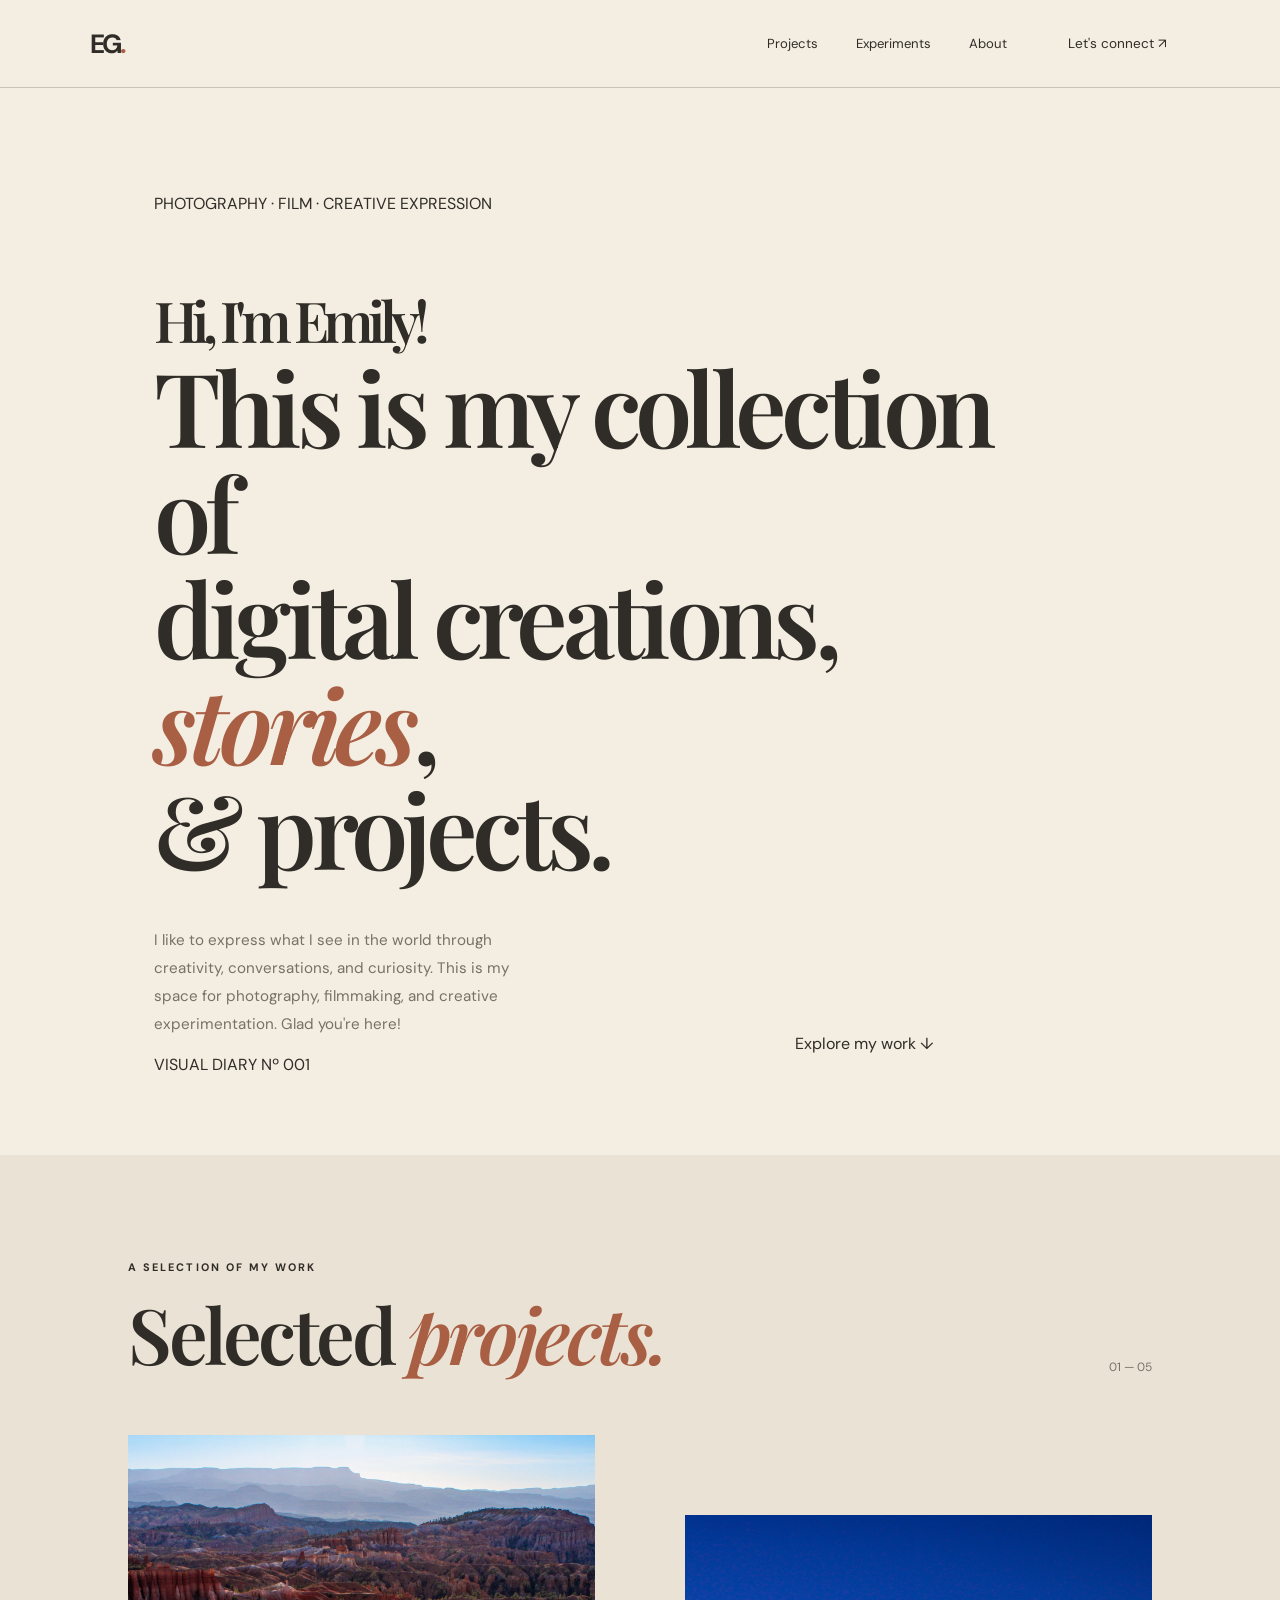
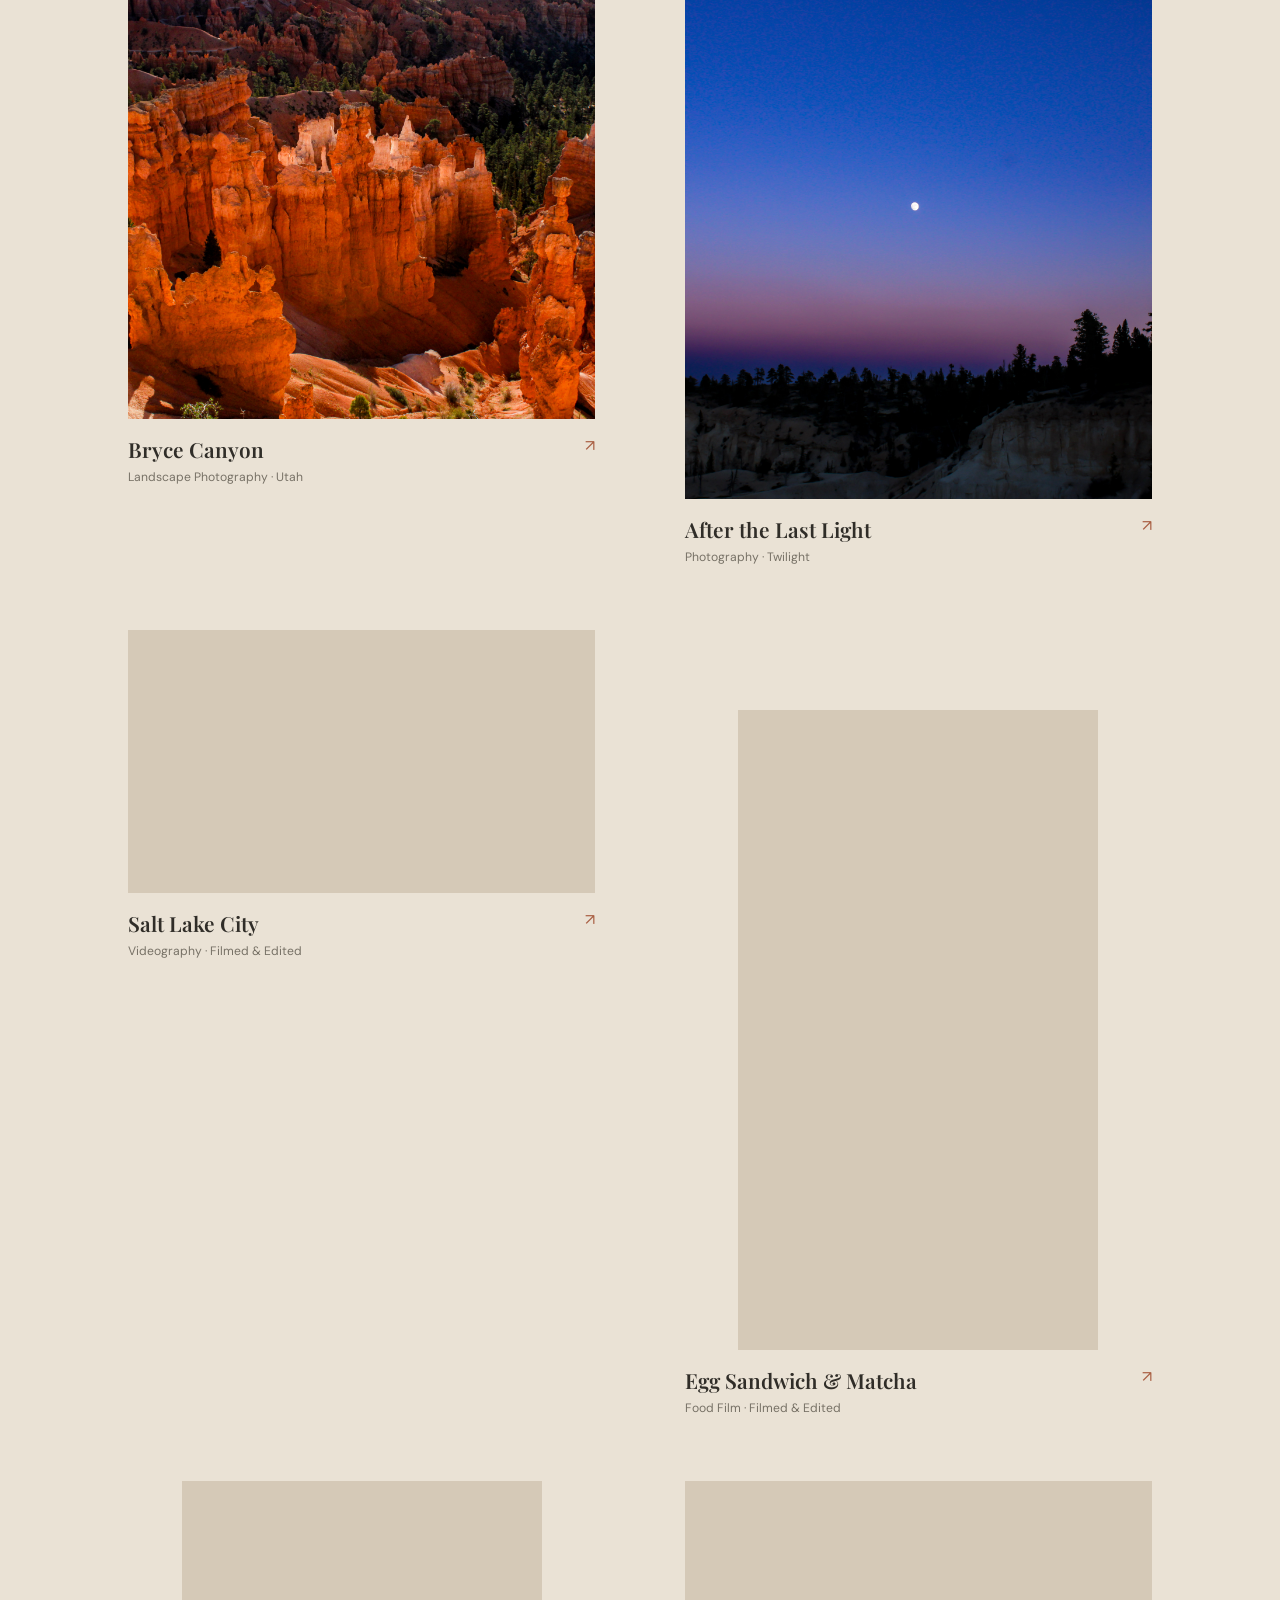
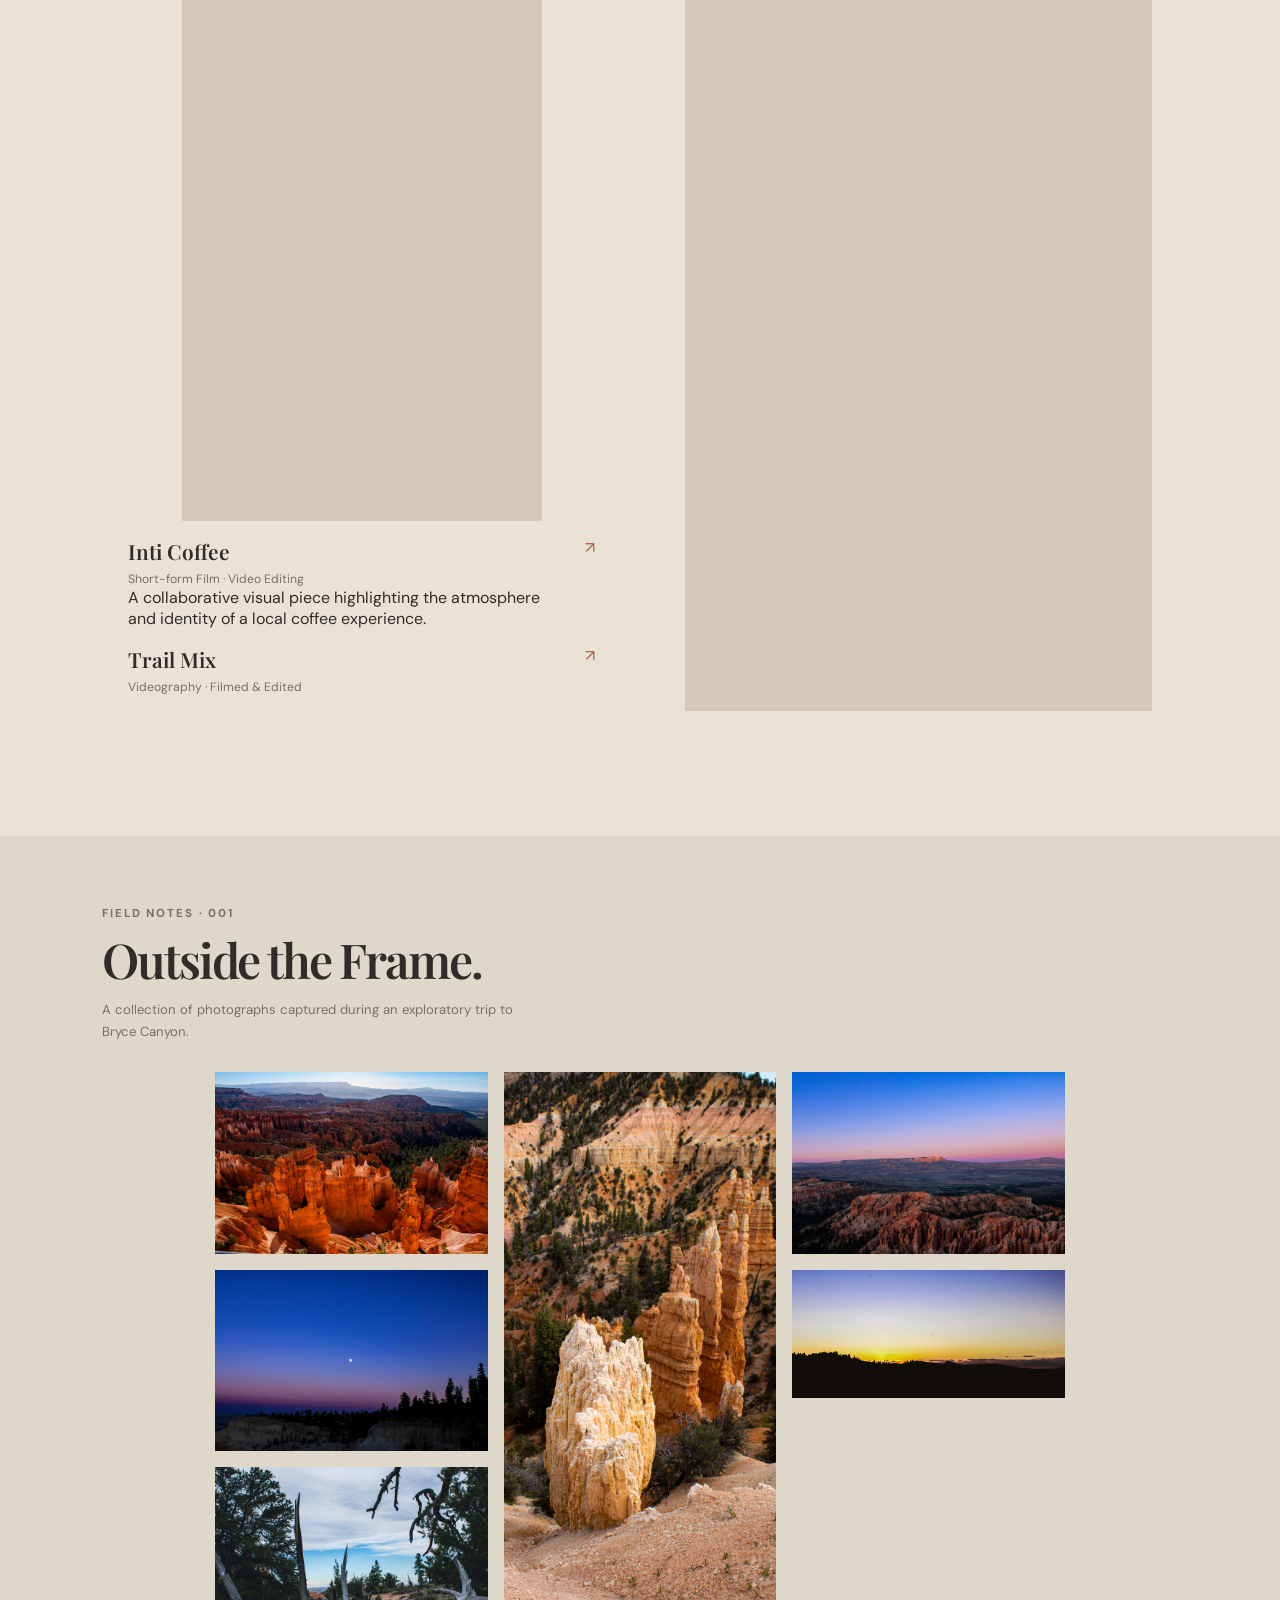
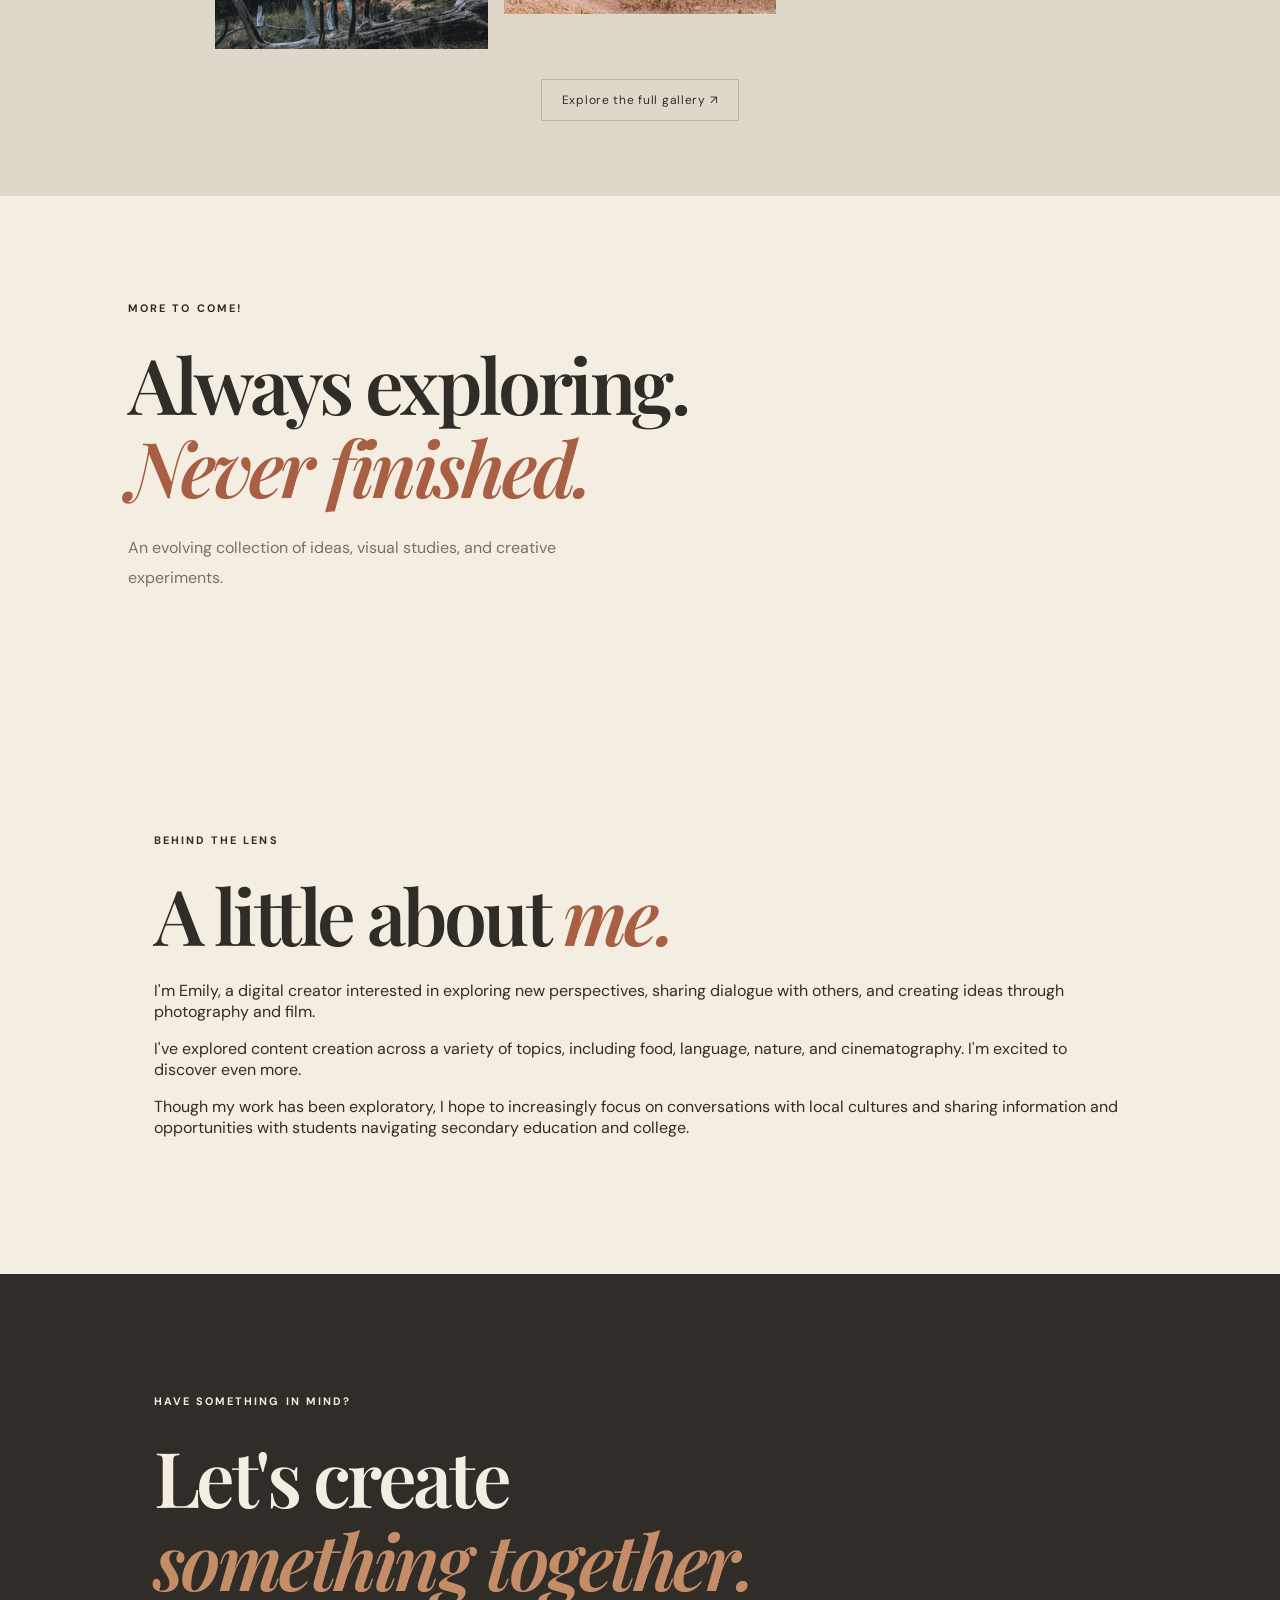
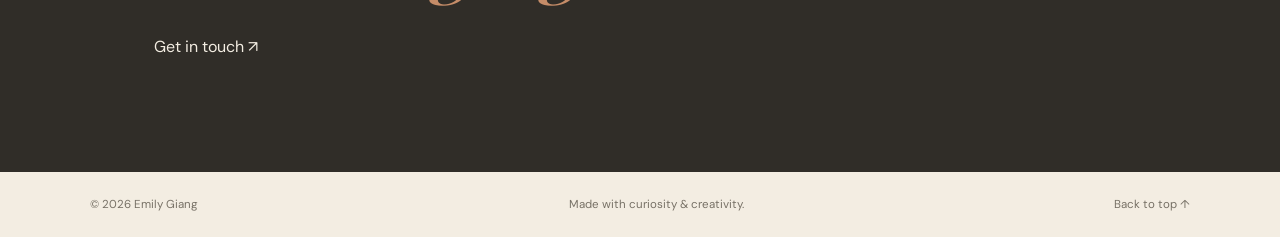
<file: index.html>
<!DOCTYPE html>
<html lang="en">
<head>
  <meta charset="UTF-8">
  <meta name="viewport" content="width=device-width, initial-scale=1.0">

  <title>Emily Giang | Visual Portfolio</title>

  <meta name="description" content="Photography, videography, and creative experiments by Emily Giang.">

  <link rel="stylesheet" href="style.css">
  <script src="script.js" defer></script>

  <link rel="preconnect" href="https://fonts.googleapis.com">
  <link rel="preconnect" href="https://fonts.gstatic.com" crossorigin>
  <link href="https://fonts.googleapis.com/css2?family=DM+Sans:wght@400;500;600;700&family=Playfair+Display:ital,wght@0,600;0,700;1,600;1,700&display=swap" rel="stylesheet">
</head>

<body>

  <!-- NAVIGATION -->
  <header class="navbar">
    <a href="#" class="logo">EG<span>.</span></a>

    <nav>
      <a href="#projects">Projects</a>
      <a href="#experiments">Experiments</a>
      <a href="#about">About</a>
      <a href="#contact" class="contact-link">Let's connect ↗</a>
    </nav>
  </header>

  <main>

    <!-- HERO SECTION -->
    <section class="hero">
      <div class="hero-label">PHOTOGRAPHY · FILM · CREATIVE EXPRESSION</div>

  <h1>
  <span class="hero-intro">Hi, I'm Emily!</span><br>
  This is my collection of<br>
  digital creations, <em>stories</em>,<br>
  &amp; projects.
</h1>

<div class="hero-bottom">
  <p>
    I like to express what I see in the world through creativity,
    conversations, and curiosity. This is my space for photography,
    filmmaking, and creative experimentation. Glad you're here!
  </p>

        <a href="#projects" class="explore-link">
          Explore my work ↓
        </a>
      </div>

      <div class="hero-decoration">VISUAL DIARY Nº 001</div>
    </section>


    <!-- PROJECTS SECTION -->
    <section class="projects-section" id="projects">

      <div class="section-heading">
        <div>
          <span class="eyebrow">A SELECTION OF MY WORK</span>
          <h2>Selected <em>projects.</em></h2>
        </div>

        <span class="project-count">01 — 05</span>
      </div>

      <div class="project-grid">

        <!-- PROJECT 1: BRYCE CANYON -->
        <div class="project-card project-one">
          <div class="image-placeholder placeholder-one">
            <img src="images/bryce-canyon.jpg" alt="Landscape photography of Bryce Canyon">
          </div>
          <div class="project-info">
            <div>
              <h3>Bryce Canyon</h3>
              <p>Landscape Photography · Utah</p>
            </div>
            <span class="project-arrow">↗</span>
          </div>
        </div>

        <!-- PROJECT 2: AFTER THE LAST LIGHT -->
        <div class="project-card project-two">
          <div class="image-placeholder placeholder-two">
            <img src="images/after-the-last-light.jpg" alt="Moon above pine trees at twilight">
          </div>
          <div class="project-info">
            <div>
              <h3>After the Last Light</h3>
              <p>Photography · Twilight</p>
            </div>
            <span class="project-arrow">↗</span>
          </div>
        </div>

        <!-- PROJECT 3: SALT LAKE CITY -->
        <div class="project-card project-three">
          <div class="video-container">
            <div style="padding:56.43% 0 0 0;position:relative;">
              <iframe
                src="https://player.vimeo.com/video/1250134944?autopause=0&amp;player_id=0&amp;app_id=58479"
                frameborder="0"
                allow="autoplay; fullscreen; picture-in-picture; clipboard-write; encrypted-media; web-share"
                referrerpolicy="strict-origin-when-cross-origin"
                style="position:absolute;top:0;left:0;width:100%;height:100%;"
                title="Spider-Man">
              </iframe>
            </div>
          </div>
          <div class="project-info">
            <div>
              <h3>Salt Lake City</h3>
              <p>Videography · Filmed &amp; Edited</p>
            </div>
            <span class="project-arrow">↗</span>
          </div>
        </div>

        <!-- PROJECT 4: RECIPE IN MOTION -->
        
<!-- PROJECT 4: RECIPE IN MOTION -->
<div class="project-card project-four">
  <div class="video-container">
    <div style="padding:177.78% 0 0 0;position:relative;">
      <iframe
        src="https://player.vimeo.com/video/1250138249?autopause=0&amp;player_id=0&amp;app_id=58479"
        frameborder="0"
        allow="autoplay; fullscreen; picture-in-picture; clipboard-write; encrypted-media; web-share"
        referrerpolicy="strict-origin-when-cross-origin"
        style="position:absolute;top:0;left:0;width:100%;height:100%;"
        title="Egg Sandwich &amp; Matcha">
      </iframe>
    </div>
    <script src="https://player.vimeo.com/api/player.js"></script>
  </div>
  <div class="project-info">
    <div>
      <h3>Egg Sandwich & Matcha</h3>
      <p>Food Film · Filmed &amp; Edited</p>
    </div>
    <span class="project-arrow">↗</span>
  </div>
</div>
       
<!-- PROJECT 5: INTI COFFEE -->
<div class="project-card project-five">
  <div class="video-container">
    <div style="padding:177.78% 0 0 0;position:relative;">
      <iframe
        src="https://player.vimeo.com/video/1250133380?autopause=0&amp;player_id=0&amp;app_id=58479"
        frameborder="0"
        allow="autoplay; fullscreen; picture-in-picture; clipboard-write; encrypted-media; web-share"
        referrerpolicy="strict-origin-when-cross-origin"
        style="position:absolute;top:0;left:0;width:100%;height:100%;"
        title="Inti Coffee">
      </iframe>
    </div>
  </div>
  <div class="project-info">
    <div>
      <h3>Inti Coffee</h3>
      <p>Short-form Film · Video Editing</p>
      </p>
      A collaborative visual piece highlighting the atmosphere and identity of a local coffee experience.
      </p>
    </div>
    <span class="project-arrow">↗</span>
      </div>
<!-- PROJECT 6 -->
  <div class="project-info">
    <div>
      <h3>Trail Mix</h3>
      <p>Videography · Filmed &amp; Edited</p>
    </div>
    <span class="project-arrow">↗</span>
  </div>
</div>

  <div class="video-container">
    <div style="padding:177.78% 0 0 0;position:relative;">
      <iframe
        src="https://player.vimeo.com/video/1250138251?autopause=0&amp;player_id=0&amp;app_id=58479"
        frameborder="0"
        allow="autoplay; fullscreen; picture-in-picture; clipboard-write; encrypted-media; web-share"
        referrerpolicy="strict-origin-when-cross-origin"
        style="position:absolute;top:0;left:0;width:100%;height:100%;"
        title="New portfolio video">
      </iframe>
    </div>
  </div>

</div>
      <!-- END PROJECT GRID -->

    </section>
    <!-- END PROJECTS SECTION -->


    <!-- NATURE PHOTOGRAPHY GALLERY -->
<!-- NATURE GALLERY PREVIEW -->
<section class="nature-gallery" id="nature">

  <div class="nature-heading">
    <span class="eyebrow">FIELD NOTES · 001</span>
    <h2>Outside the Frame.</h2>
    <p>
  A collection of photographs captured during an exploratory trip to Bryce Canyon.
    </p>
  </div>

  <div class="nature-preview-grid">

    <!-- PHOTO 1 -->
    <div class="nature-preview-item">
      <img src="images/bryce-canyon.jpg"
           alt="Natural rock formations at Bryce Canyon">
    </div>

    <!-- PHOTO 2 -->
    <div class="nature-preview-item">
      <img src="images/after-the-last-light.jpg"
           alt="Moon above pine trees at twilight">
    </div>

    <!-- PHOTO 3 -->
<div class="nature-preview-item">
  <img src="images/antler-tree.jpg" alt="Tree branches">
</div>

<div class="nature-preview-item">
  <img src="images/leading-lines.jpg" alt="Leading lines in nature">
</div>
    <div class="nature-preview-item">
  <img src="images/fairy-sunset.jpg" alt="Sunset colors across the landscape">
</div>
 <div class="nature-preview-item">
  <img src="images/horizon.jpg" alt="Landscape along the horizon">
</div>

  </div>

  <div class="nature-gallery-link">
    <a href="nature.html" class="gallery-button">
      Explore the full gallery ↗
    </a>
  </div>

</section>
<!-- END NATURE GALLERY PREVIEW -->


    <!-- EXPERIMENTAL SECTION -->
    <section class="experiments-section" id="experiments">
      <span class="eyebrow">MORE TO COME!</span>
      <h2>Always exploring.<br><em>Never finished.</em></h2>
      <p>
        An evolving collection of ideas, visual studies,
        and creative experiments.
      </p>
    </section>

    <!-- ABOUT SECTION -->
    <section class="about-section" id="about">
      <span class="eyebrow">BEHIND THE LENS</span>
      <h2>A little about <em>me.</em></h2>
      <p>
  I'm Emily, a digital creator interested in exploring new perspectives,
  sharing dialogue with others, and creating ideas through photography and film.
</p>

<p>
  I've explored content creation across a variety of topics, including food,
  language, nature, and cinematography. I'm excited to discover even more.
</p>

<p>
  Though my work has been exploratory, I hope to increasingly focus on
  conversations with local cultures and sharing information and opportunities
  with students navigating secondary education and college.
</p>
      </p>
    </section>

    <!-- CONTACT SECTION -->
    <section class="contact-section" id="contact">
      <span class="eyebrow">HAVE SOMETHING IN MIND?</span>
      <h2>Let's create<br><em>something together.</em></h2>
      <a href="mailto:emilygiang4@gmail.com" class="emilygiang4@gmail.com">
        Get in touch ↗
      </a>
    </section>

  </main>

  <footer>
    <span>© <span id="year"></span> Emily Giang</span>
    <span>Made with curiosity & creativity.</span>
    <a href="#">Back to top ↑</a>
  </footer>

</body>
</html>
</file>
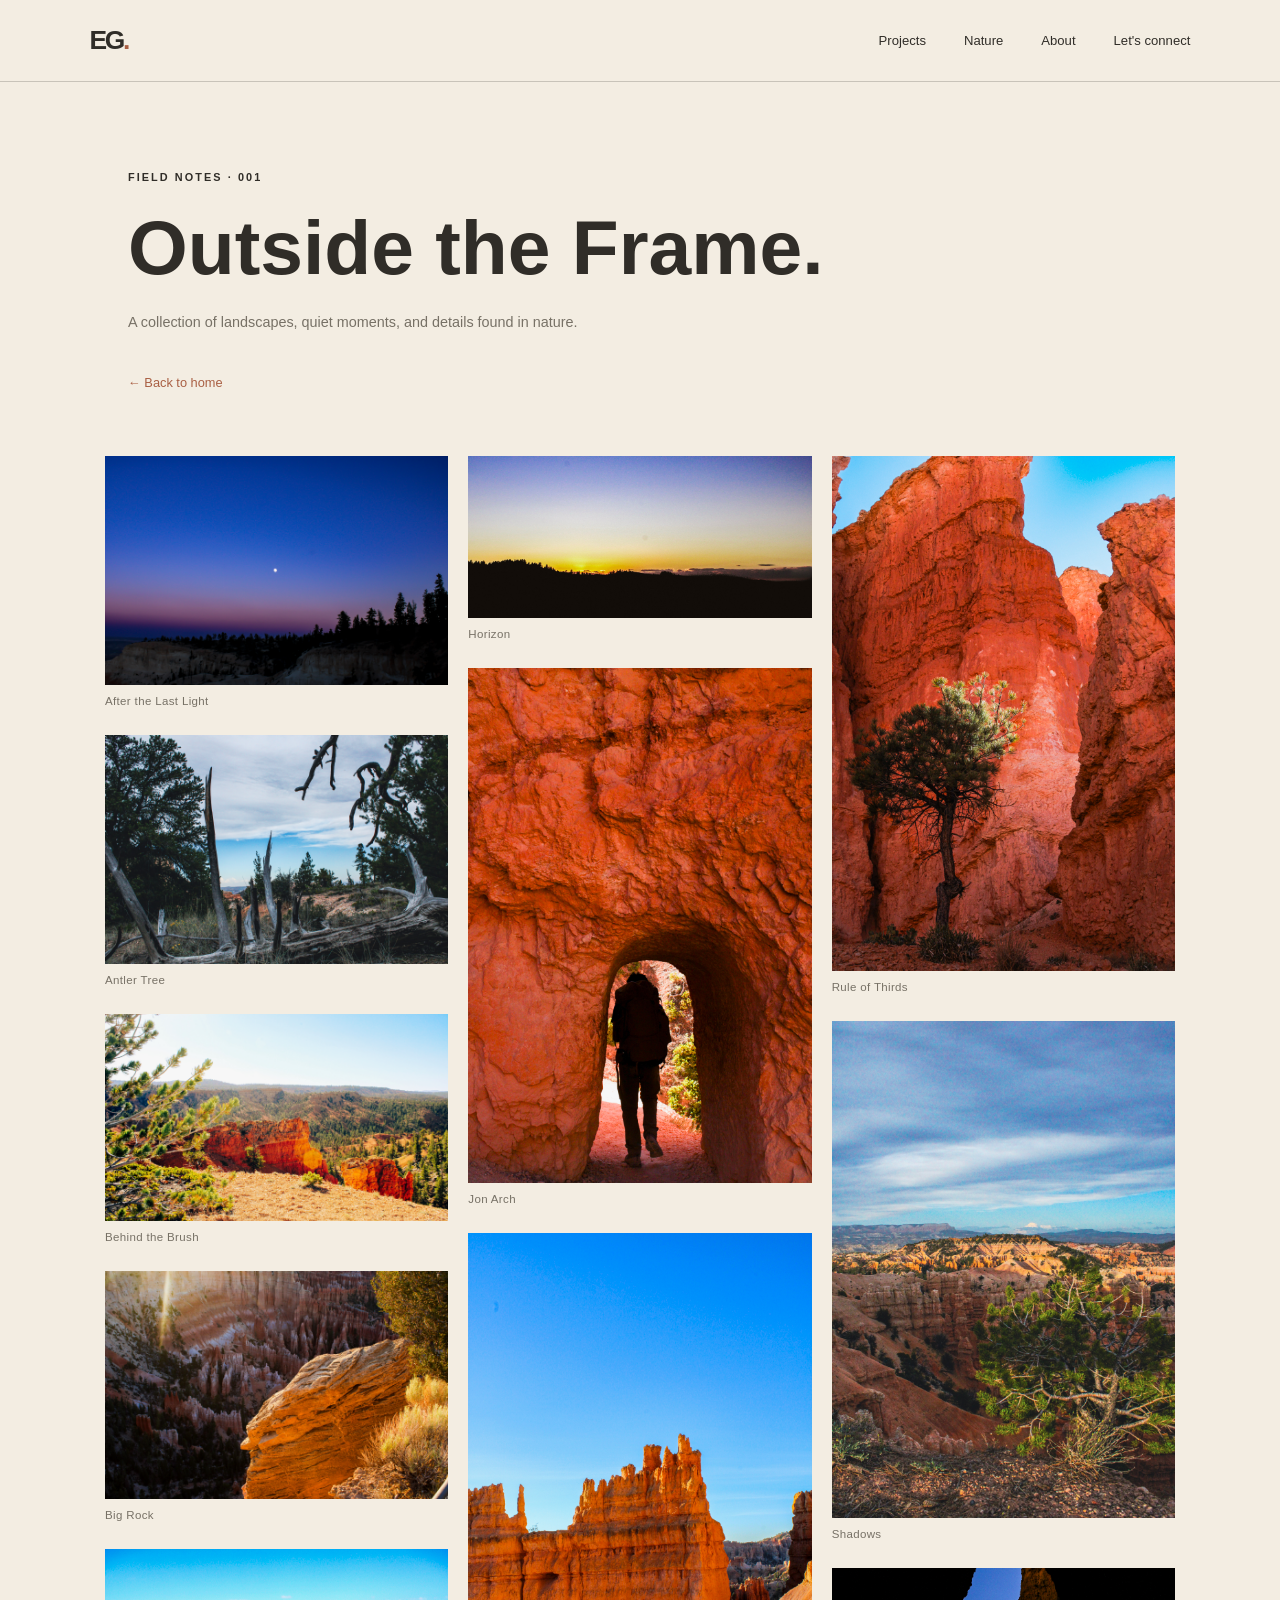
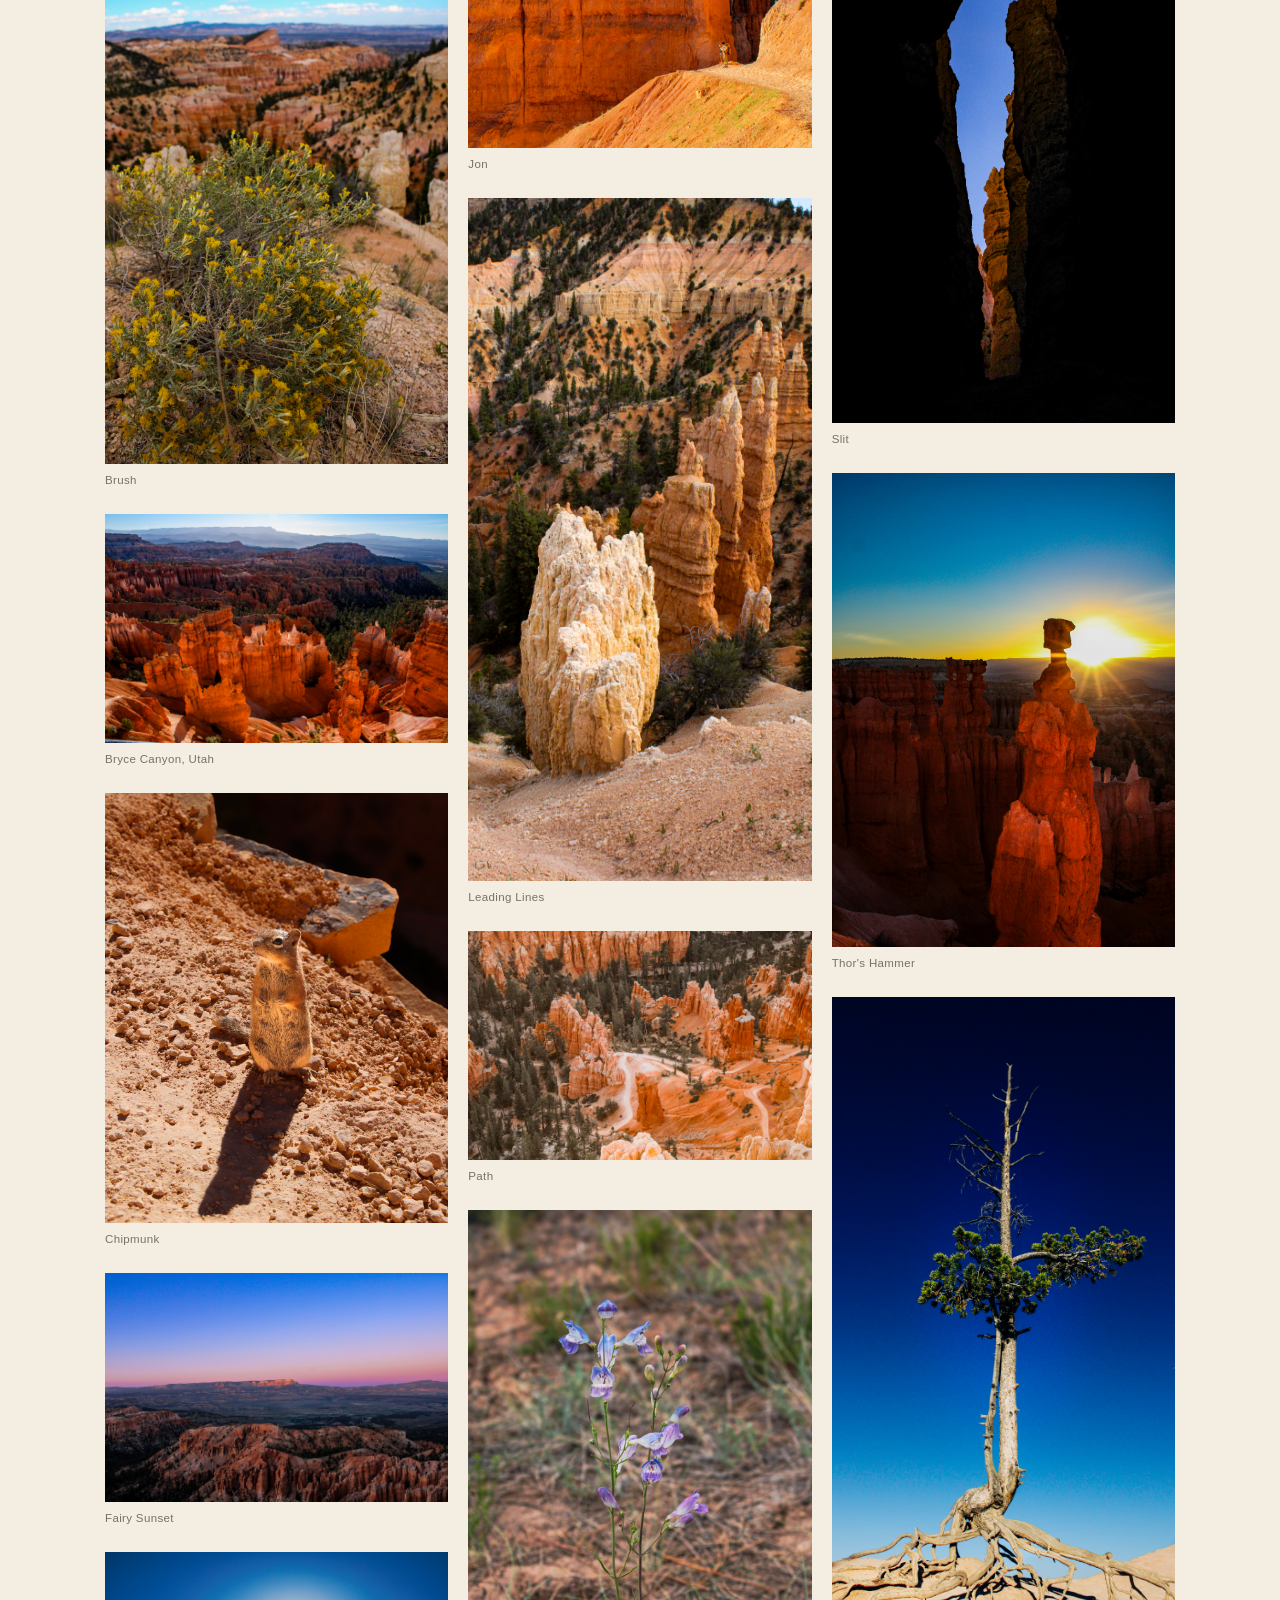
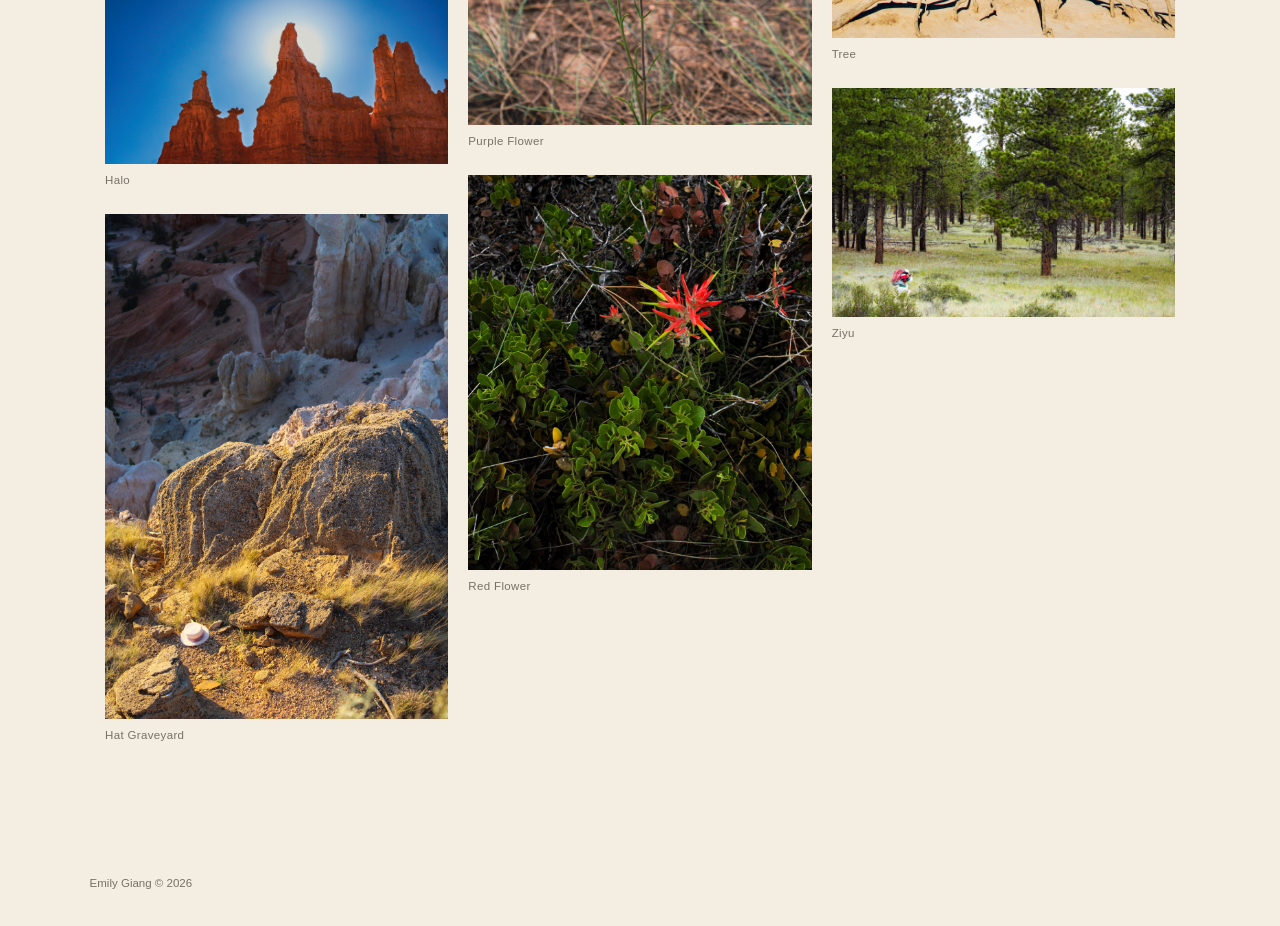
<file: nature.html>
<!DOCTYPE html>
<html lang="en">
<head>
  <meta charset="UTF-8">
  <meta name="viewport" content="width=device-width, initial-scale=1.0">
  <title>Nature | Emily Giang</title>

  <!-- Connect to the existing stylesheet -->
  <link rel="stylesheet" href="style.css">
</head>

<body>

  <!-- NAVIGATION -->
  <header class="navbar">
    <a href="index.html" class="logo">EG<span>.</span></a>

    <nav>
      <a href="index.html#projects">Projects</a>
      <a href="index.html#nature">Nature</a>
      <a href="index.html#about">About</a>
      <a href="index.html#contact">Let's connect</a>
    </nav>
  </header>

  <!-- GALLERY INTRO -->
  <section class="nature-page-intro">

    <span class="eyebrow">FIELD NOTES · 001</span>

    <h1>Outside the Frame.</h1>

    <p>
      A collection of landscapes, quiet moments,
      and details found in nature.
    </p>

    <a href="index.html" class="gallery-back-link">
      ← Back to home
    </a>

  </section>

  <!-- FULL NATURE GALLERY -->
  <section class="nature-full-gallery">

   <div class="nature-full-grid">

  <div class="nature-full-item">
    <img src="images/after-the-last-light.jpg" alt="Moon above pine trees at twilight">
    <p class="photo-location">After the Last Light</p>
  </div>

  <div class="nature-full-item">
    <img src="images/antler-tree.jpg" alt="Nature photograph of a tree">
    <p class="photo-location">Antler Tree</p>
  </div>

  <div class="nature-full-item">
    <img src="images/behind-brush.jpg" alt="Nature photograph">
    <p class="photo-location">Behind the Brush</p>
  </div>

  <div class="nature-full-item">
    <img src="images/big-rock.jpg" alt="Large rock formation">
    <p class="photo-location">Big Rock</p>
  </div>

  <div class="nature-full-item">
    <img src="images/brush.jpg" alt="Nature photograph">
    <p class="photo-location">Brush</p>
  </div>

  <div class="nature-full-item">
    <img src="images/bryce-canyon.jpg" alt="Natural rock formations at Bryce Canyon">
    <p class="photo-location">Bryce Canyon, Utah</p>
  </div>

  <div class="nature-full-item">
    <img src="images/chipmunk.jpg" alt="Chipmunk in nature">
    <p class="photo-location">Chipmunk</p>
  </div>

  <div class="nature-full-item">
    <img src="images/fairy-sunset.jpg" alt="Sunset in nature">
    <p class="photo-location">Fairy Sunset</p>
  </div>

  <div class="nature-full-item">
    <img src="images/halo.jpg" alt="Nature photograph">
    <p class="photo-location">Halo</p>
  </div>

  <div class="nature-full-item">
    <img src="images/hat-graveyard.jpg" alt="Nature photograph">
    <p class="photo-location">Hat Graveyard</p>
  </div>

  <div class="nature-full-item">
    <img src="images/horizon.jpg" alt="Landscape along the horizon">
    <p class="photo-location">Horizon</p>
  </div>

  <div class="nature-full-item">
    <img src="images/jon-arch.jpg" alt="Nature photograph">
    <p class="photo-location">Jon Arch</p>
  </div>

  <div class="nature-full-item">
    <img src="images/jon.jpg" alt="Nature photograph">
    <p class="photo-location">Jon</p>
  </div>

  <div class="nature-full-item">
    <img src="images/leading-lines.jpg" alt="Landscape photograph featuring leading lines">
    <p class="photo-location">Leading Lines</p>
  </div>

  <div class="nature-full-item">
    <img src="images/path.jpg" alt="Path through nature">
    <p class="photo-location">Path</p>
  </div>

  <div class="nature-full-item">
    <img src="images/purple-flower.jpg" alt="Purple flower">
    <p class="photo-location">Purple Flower</p>
  </div>

  <div class="nature-full-item">
    <img src="images/red-flower.jpg" alt="Red flower">
    <p class="photo-location">Red Flower</p>
  </div>

  <div class="nature-full-item">
    <img src="images/rule-of-thirds.jpg" alt="Nature photograph composed using the rule of thirds">
    <p class="photo-location">Rule of Thirds</p>
  </div>

  <div class="nature-full-item">
    <img src="images/shadows.jpg" alt="Nature photograph featuring shadows">
    <p class="photo-location">Shadows</p>
  </div>

  <div class="nature-full-item">
    <img src="images/slit.jpg" alt="Nature photograph">
    <p class="photo-location">Slit</p>
  </div>

  <div class="nature-full-item">
    <img src="images/thors-hammer.jpg" alt="Thor's Hammer rock formation">
    <p class="photo-location">Thor's Hammer</p>
  </div>

  <div class="nature-full-item">
    <img src="images/tree.jpg" alt="Tree in nature">
    <p class="photo-location">Tree</p>
  </div>

  <div class="nature-full-item">
    <img src="images/ziyu.jpg" alt="Nature photograph">
    <p class="photo-location">Ziyu</p>
  </div>

</div>

  </section>

  <!-- FOOTER -->
  <footer>
    <p>Emily Giang © 2026</p>
  </footer>

</body>
</html>
</file>
<file: style.css>
/* Emily Giang â€” earthy editorial portfolio */
:root {
  --paper: #F3EDE2;
  --ink: #302D28;
  --muted: #777166;
  --terracotta: #A95F43;
  --clay: #C58C68;
  --olive: #747C60;
  --sage: #D6D8C8;
  --line: rgba(48,45,40,.22);
  --serif: "Playfair Display", Georgia, serif;
  --sans: "DM Sans", Arial, sans-serif;
}
* { box-sizing: border-box; }
html { scroll-behavior: smooth; }
body { margin: 0; background: var(--paper); color: var(--ink); font-family: var(--sans); }
a { color: inherit; text-decoration: none; }
button { font: inherit; }
.site-header { min-height: 82px; padding: 20px 7vw; display:flex; align-items:center; justify-content:space-between; border-bottom:1px solid var(--line); }
.wordmark { font-weight:700; font-size:1.65rem; letter-spacing:-.09em; }
.wordmark span { color:var(--terracotta); font-size:.65rem; vertical-align:top; margin-left:4px; letter-spacing:0; }
.site-header nav { display:flex; align-items:center; gap:clamp(14px,3vw,38px); font-size:.82rem; }
.site-header nav a:hover, footer a:hover { color:var(--terracotta); }
.nav-contact { border:1px solid var(--ink); border-radius:99px; padding:10px 16px; }
.hero { position:relative; min-height:610px; padding:105px 12vw 80px; overflow:hidden; }
.eyebrow { font-size:.68rem; font-weight:700; letter-spacing:.19em; }
.hero h1 { font:600 clamp(3.3rem,8vw,7.5rem)/1.03 var(--serif); letter-spacing:-.055em; margin:34px 0 30px; max-width:900px; }
.hero h1 em, h2 em { color:var(--terracotta); font-weight:600; }
.hero-bottom { display:flex; justify-content:space-between; align-items:flex-end; gap:30px; max-width:780px; }
.hero-bottom p { max-width:390px; color:var(--muted); line-height:1.85; font-size:.95rem; }
.text-link { border-bottom:1px solid var(--ink); padding-bottom:7px; font-size:.85rem; font-weight:600; white-space:nowrap; }
.text-link span { color:var(--terracotta); margin-left:8px; }
.hero-note { position:absolute; right:7vw; top:145px; writing-mode:vertical-rl; font-size:.6rem; letter-spacing:.2em; color:var(--muted); }
.hero-stamp { position:absolute; right:13vw; bottom:75px; width:72px; height:72px; border:1px solid var(--terracotta); color:var(--terracotta); border-radius:50%; display:grid; place-content:center; text-align:center; line-height:1.05; font:600 1rem var(--serif); transform:rotate(12deg); }
.work-section { padding:100px 10vw 125px; background:#EAE2D5; }
.section-intro { display:flex; align-items:flex-end; justify-content:space-between; gap:30px; margin-bottom:85px; }
h2 { font:600 clamp(2.8rem,6vw,5rem)/1.08 var(--serif); letter-spacing:-.045em; margin:16px 0 0; }
.intro-note { color:var(--muted); line-height:1.7; font-size:.85rem; }
.category-block { margin-top:35px; }
.category-heading { display:flex; align-items:baseline; justify-content:space-between; gap:20px; border-bottom:1px solid var(--line); padding-bottom:15px; margin-bottom:36px; }
.category-heading h3 { font:600 1.45rem var(--serif); margin:0; }
.category-heading p { font-size:.78rem; color:var(--muted); }
.photo-grid { display:grid; grid-template-columns:1.05fr .95fr; gap:7vw; align-items:start; }
.photo-card-tall { margin-top:75px; }
.photo-card-wide { margin-top:0; }
.image-button { position:relative; display:block; width:100%; padding:0; border:0; background:transparent; cursor:zoom-in; overflow:hidden; text-align:left; }
.image-button img { display:block; width:100%; height:100%; object-fit:cover; transition:transform .6s cubic-bezier(.2,.7,.2,1); }
.photo-card-tall .image-button { aspect-ratio:4/5; }
.photo-card-wide .image-button { aspect-ratio:5/4; }
.image-button:hover img { transform:scale(1.035); }
.view-mark { position:absolute; right:14px; bottom:14px; padding:9px 12px; background:var(--paper); color:var(--ink); border-radius:99px; font-size:.7rem; opacity:0; transform:translateY(5px); transition:.25s; }
.image-button:hover .view-mark, .image-button:focus-visible .view-mark { opacity:1; transform:translateY(0); }
.card-meta { display:flex; justify-content:space-between; gap:20px; align-items:flex-start; padding-top:16px; }
.card-meta h4 { font:600 1.3rem var(--serif); margin:0 0 6px; }
.card-meta p { margin:0; color:var(--muted); font-size:.76rem; }
.index { color:var(--terracotta); font-size:.72rem; letter-spacing:.12em; }
.film-block { margin-top:130px; }
.film-grid { display:grid; grid-template-columns:1.25fr .75fr; gap:7vw; align-items:start; }
.film-card-portrait { margin-top:100px; }
.film-card-int { margin-top:42px; }
.inti-poster { max-height:540px; }
.video-poster { position:relative; aspect-ratio:16/9; overflow:hidden; background:#D5C9B7; }
.video-poster img { width:100%; height:100%; object-fit:cover; display:block; }
.portrait-poster { aspect-ratio:9/16; max-height:540px; }
.format-tag { position:absolute; left:14px; bottom:14px; background:var(--paper); padding:8px 11px; border-radius:99px; font-size:.62rem; letter-spacing:.08em; }
.video-note { color:var(--muted); font-size:.74rem; line-height:1.6; margin-top:13px; }
.about-section { padding:120px 12vw; }
.about-section h2 { margin:24px 0; }
.about-copy { max-width:610px; color:var(--muted); line-height:1.9; font-size:1rem; }
.contact-section { background:var(--ink); color:var(--paper); padding:115px 12vw; }
.contact-section h2 { margin:25px 0 35px; }
.contact-section h2 em { color:var(--clay); }
.contact-link { display:inline-block; border:1px solid var(--paper); border-radius:99px; padding:14px 22px; font-size:.85rem; }
.contact-link:hover { background:var(--paper); color:var(--ink); }
.email-reminder { color:#bcb4a8; font-size:.7rem; margin-top:20px; }
footer { display:flex; justify-content:space-between; gap:20px; padding:25px 7vw; font-size:.72rem; color:var(--muted); }
.lightbox { width:min(92vw,1100px); max-width:none; max-height:92vh; padding:22px; border:0; background:var(--paper); color:var(--ink); }
.lightbox::backdrop { background:rgba(24,22,20,.88); }
.lightbox img { display:block; max-width:100%; max-height:76vh; margin:auto; object-fit:contain; }
.lightbox p { margin:12px 0 0; font-size:.8rem; }
.lightbox-close { position:absolute; top:8px; right:12px; border:0; background:transparent; font-size:2rem; cursor:pointer; }
@media (max-width:700px) {
  .site-header { padding:18px 6vw; align-items:flex-start; }
  .site-header nav { justify-content:flex-end; flex-wrap:wrap; gap:12px 16px; font-size:.72rem; }
  .nav-contact { padding:7px 11px; }
  .hero { min-height:0; padding:85px 7vw 85px; }
  .hero h1 { letter-spacing:-.04em; }
  .hero-note, .hero-stamp { display:none; }
  .hero-bottom, .section-intro, .category-heading { align-items:flex-start; flex-direction:column; }
  .work-section { padding:80px 7vw; }
  .section-intro { margin-bottom:55px; }
  .photo-grid, .film-grid { grid-template-columns:1fr; gap:48px; }
  .photo-card-tall, .film-card-portrait, .film-card-int { margin-top:0; }
  .photo-card-tall .image-button { aspect-ratio:4/3; }
  .photo-card-wide .image-button { aspect-ratio:4/3; }
  .film-block { margin-top:90px; }
  .portrait-poster { max-height:620px; }
  .about-section, .contact-section { padding:85px 7vw; }
  footer { flex-direction:column; padding:25px 7vw; }
}

/* ===== CURRENT PORTFOLIO HTML FIX ===== */

/* Navigation */
.navbar {
  min-height: 82px;
  padding: 20px 7vw;
  display: flex;
  align-items: center;
  justify-content: space-between;
  border-bottom: 1px solid var(--line);
}

.logo {
  font-weight: 700;
  font-size: 1.65rem;
  letter-spacing: -.09em;
}

.logo span {
  color: var(--terracotta);
}

.navbar nav {
  display: flex;
  align-items: center;
  gap: clamp(14px, 3vw, 38px);
  font-size: .82rem;
}

/* Projects section */
.projects-section {
  padding: 100px 10vw 125px;
  background: #EAE2D5;
}

.section-heading {
  display: flex;
  align-items: flex-end;
  justify-content: space-between;
  gap: 30px;
  margin-bottom: 60px;
}

.section-heading h2 {
  margin-top: 16px;
}

.project-count {
  color: var(--muted);
  font-size: .75rem;
}

.project-grid {
  display: grid;
  grid-template-columns: 1fr 1fr;
  gap: 65px 7vw;
  align-items: start;
}

/* Individual projects */
.project-card {
  min-width: 0;
}

.project-one,
.project-three,
.project-five {
  margin-top: 0;
}

.project-two,
.project-four {
  margin-top: 80px;
}

.image-placeholder {
  width: 100%;
  aspect-ratio: 4 / 5;
  overflow: hidden;
  background: #D5C9B7;
}

.image-placeholder img {
  display: block;
  width: 100%;
  height: 100%;
  object-fit: cover;
}

.video-container {
  width: 100%;
  position: relative;
  overflow: hidden;
  background: #D5C9B7;
}

.video-container iframe {
  display: block;
  width: 100%;
  border: 0;
}

.video-placeholder {
  display: flex;
  align-items: center;
  justify-content: center;
  width: 100%;
  min-height: 300px;
  background: #D5C9B7;
  color: var(--muted);
  font-size: .75rem;
  letter-spacing: .12em;
}

/* Project titles and credits */
.project-info {
  display: flex;
  justify-content: space-between;
  align-items: flex-start;
  gap: 20px;
  padding-top: 16px;
}

.project-info h3 {
  font: 600 1.3rem var(--serif);
  margin: 0 0 6px;
}

.project-info p {
  margin: 0;
  color: var(--muted);
  font-size: .76rem;
}

.project-arrow {
  color: var(--terracotta);
}

/* Experimental section */
.experiments-section {
  padding: 100px 10vw;
}

.experiments-section h2 {
  margin: 25px 0;
}

.experiments-section p {
  max-width: 500px;
  color: var(--muted);
  line-height: 1.85;
}

/* Navigation and project responsive layout */
@media (max-width: 700px) {
  .navbar {
    padding: 18px 6vw;
    align-items: flex-start;
    gap: 20px;
  }

  .navbar nav {
    justify-content: flex-end;
    flex-wrap: wrap;
    gap: 12px 16px;
    font-size: .72rem;
  }

  .projects-section {
    padding: 80px 7vw;
  }

  .section-heading {
    align-items: flex-start;
    flex-direction: column;
  }

  .project-grid {
    grid-template-columns: 1fr;
    gap: 48px;
  }

  .project-two,
  .project-four {
    margin-top: 0;
  }

  .experiments-section {
    padding: 80px 7vw;
  }
}

/* ===== VERTICAL VIDEO SIZE ADJUSTMENT ===== */

.project-four .video-container {
  max-width: 360px;
  margin: 0 auto;
}

.project-four .video-container > div {
  padding: 0 !important;
  aspect-ratio: 9 / 16;
  position: relative;
}

.project-four .video-container iframe {
  position: absolute !important;
  top: 0;
  left: 0;
  width: 100%;
  height: 100%;
}

/* INTI COFFEE VERTICAL VIDEO SIZE */
.project-five .video-container {
  max-width: 360px;
  margin: 0 auto;
}

.project-five .video-container > div {
  padding: 0 !important;
  aspect-ratio: 9 / 16;
  position: relative;
}

.project-five .video-container iframe {
  position: absolute !important;
  top: 0;
  left: 0;
  width: 100%;
  height: 100%;
}


/* ===== NATURE GALLERY PREVIEW ===== */

.nature-gallery {
  padding: 80px 10vw 90px;
  background: #DED8CB;
}

.nature-heading {
  max-width: 600px;
  margin-bottom: 40px;
}

.nature-heading .eyebrow {
  font-size: .72rem;
  letter-spacing: .16em;
  text-transform: uppercase;
  color: var(--muted);
}

.nature-heading h2 {
  font-size: clamp(2rem, 4vw, 3.5rem);
  margin: 14px 0;
}

.nature-heading p {
  max-width: 440px;
  color: var(--muted);
  line-height: 1.85;
  font-size: .85rem;
}

/* Pinterest-inspired preview */

.nature-preview-grid {
  columns: 3;
  column-gap: 22px;
  max-width: 1100px;
  margin: 0 auto;
}

.nature-preview-item {
  break-inside: avoid;
  margin-bottom: 22px;
  overflow: hidden;
}

.nature-preview-item img {
  display: block;
  width: 100%;
  height: auto;
  transition: transform .5s ease;
}

.nature-preview-item:hover img {
  transform: scale(1.03);
}

/* Full gallery link */

.nature-gallery-link {
  text-align: center;
  margin-top: 45px;
}

.gallery-button {
  display: inline-block;
  padding: 14px 24px;
  border: 1px solid var(--line);
  text-decoration: none;
  color: inherit;
  font-size: .8rem;
  letter-spacing: .06em;
  transition: background .3s ease, color .3s ease;
}

.gallery-button:hover {
  background: var(--terracotta);
  color: #fff;
}

/* Responsive layout */

@media (max-width: 900px) {
  .nature-preview-grid {
    columns: 2;
  }
}

@media (max-width: 700px) {

  .nature-gallery {
    padding: 60px 7vw;
  }

  .nature-heading {
    margin-bottom: 30px;
  }

  .nature-preview-grid {
    columns: 2;
    column-gap: 14px;
  }

  .nature-preview-item {
    margin-bottom: 14px;
  }

  .nature-gallery-link {
    margin-top: 30px;
  }

}

@media (max-width: 450px) {
  .nature-preview-grid {
    columns: 1;
  }
}
/* ===== COMPACT NATURE PREVIEW ===== */

.nature-gallery {
  padding: 65px 8vw 75px;
}

.nature-heading {
  margin-bottom: 28px;
}

.nature-heading h2 {
  font-size: clamp(2rem, 4vw, 3rem);
  margin: 12px 0;
}

.nature-heading p {
  font-size: .82rem;
  line-height: 1.7;
}

.nature-preview-grid {
  columns: 3;
  column-gap: 16px;
  max-width: 850px;
  margin: 0 auto;
}

.nature-preview-item {
  break-inside: avoid;
  margin-bottom: 16px;
  overflow: hidden;
}

.nature-preview-item img {
  display: block;
  width: 100%;
  height: auto;
  object-fit: cover;
}

.nature-gallery-link {
  margin-top: 30px;
}

.gallery-button {
  padding: 12px 20px;
  font-size: .75rem;
}

/* Tablet */

@media (max-width: 900px) {
  .nature-preview-grid {
    columns: 2;
  }
}

/* Mobile */

@media (max-width: 700px) {
  .nature-gallery {
    padding: 55px 7vw 65px;
  }

  .nature-preview-grid {
    columns: 2;
    column-gap: 12px;
  }

  .nature-preview-item {
    margin-bottom: 12px;
  }
}

@media (max-width: 450px) {
  .nature-preview-grid {
    columns: 1;
  }
}
/* ===== FULL NATURE GALLERY PAGE ===== */

.nature-page-intro {
  padding: 85px 10vw 45px;
}

.nature-page-intro h1 {
  font-size: clamp(2.5rem, 6vw, 5rem);
  margin: 18px 0;
}

.nature-page-intro p {
  max-width: 450px;
  color: var(--muted);
  line-height: 1.8;
  font-size: .9rem;
}

.gallery-back-link {
  display: inline-block;
  margin-top: 25px;
  font-size: .8rem;
  color: var(--terracotta);
  text-decoration: none;
}

.gallery-back-link:hover {
  opacity: .7;
}

/* Masonry-style photo layout */

.nature-full-gallery {
  max-width: 1150px;
  margin: 0 auto;
  padding: 20px 40px 100px;
}

.nature-full-grid {
  columns: 3;
  column-gap: 20px;
}

.nature-full-item {
  break-inside: avoid;
  margin-bottom: 28px;
}

.nature-full-item img {
  display: block;
  width: 100%;
  height: auto;
}

.photo-location {
  font-size: .72rem;
  color: var(--muted);
  margin-top: 10px;
  letter-spacing: .03em;
}

/* Tablet layout */

@media (max-width: 900px) {
  .nature-full-grid {
    columns: 2;
  }
}

/* Mobile layout */

@media (max-width: 700px) {
  .nature-page-intro {
    padding: 65px 7vw 35px;
  }

  .nature-full-gallery {
    padding: 20px 7vw 75px;
  }

  .nature-full-grid {
    columns: 2;
    column-gap: 14px;
  }

  .nature-full-item {
    margin-bottom: 20px;
  }
}

@media (max-width: 450px) {
  .nature-full-grid {
    columns: 1;
  }
}
/* Smaller hero introduction */

.hero-intro {
  font-size: 0.55em;
}

/* ===== PROJECT SIX VERTICAL VIDEO ===== */

.project-six .video-container {
  max-width: 360px;
  margin: 0 auto;
}

.project-six .video-container > div {
  padding: 0 !important;
  aspect-ratio: 9 / 16;
  position: relative;
}

.project-six .video-container iframe {
  position: absolute !important;
  top: 0;
  left: 0;
  width: 100%;
  height: 100%;
}
</file>
